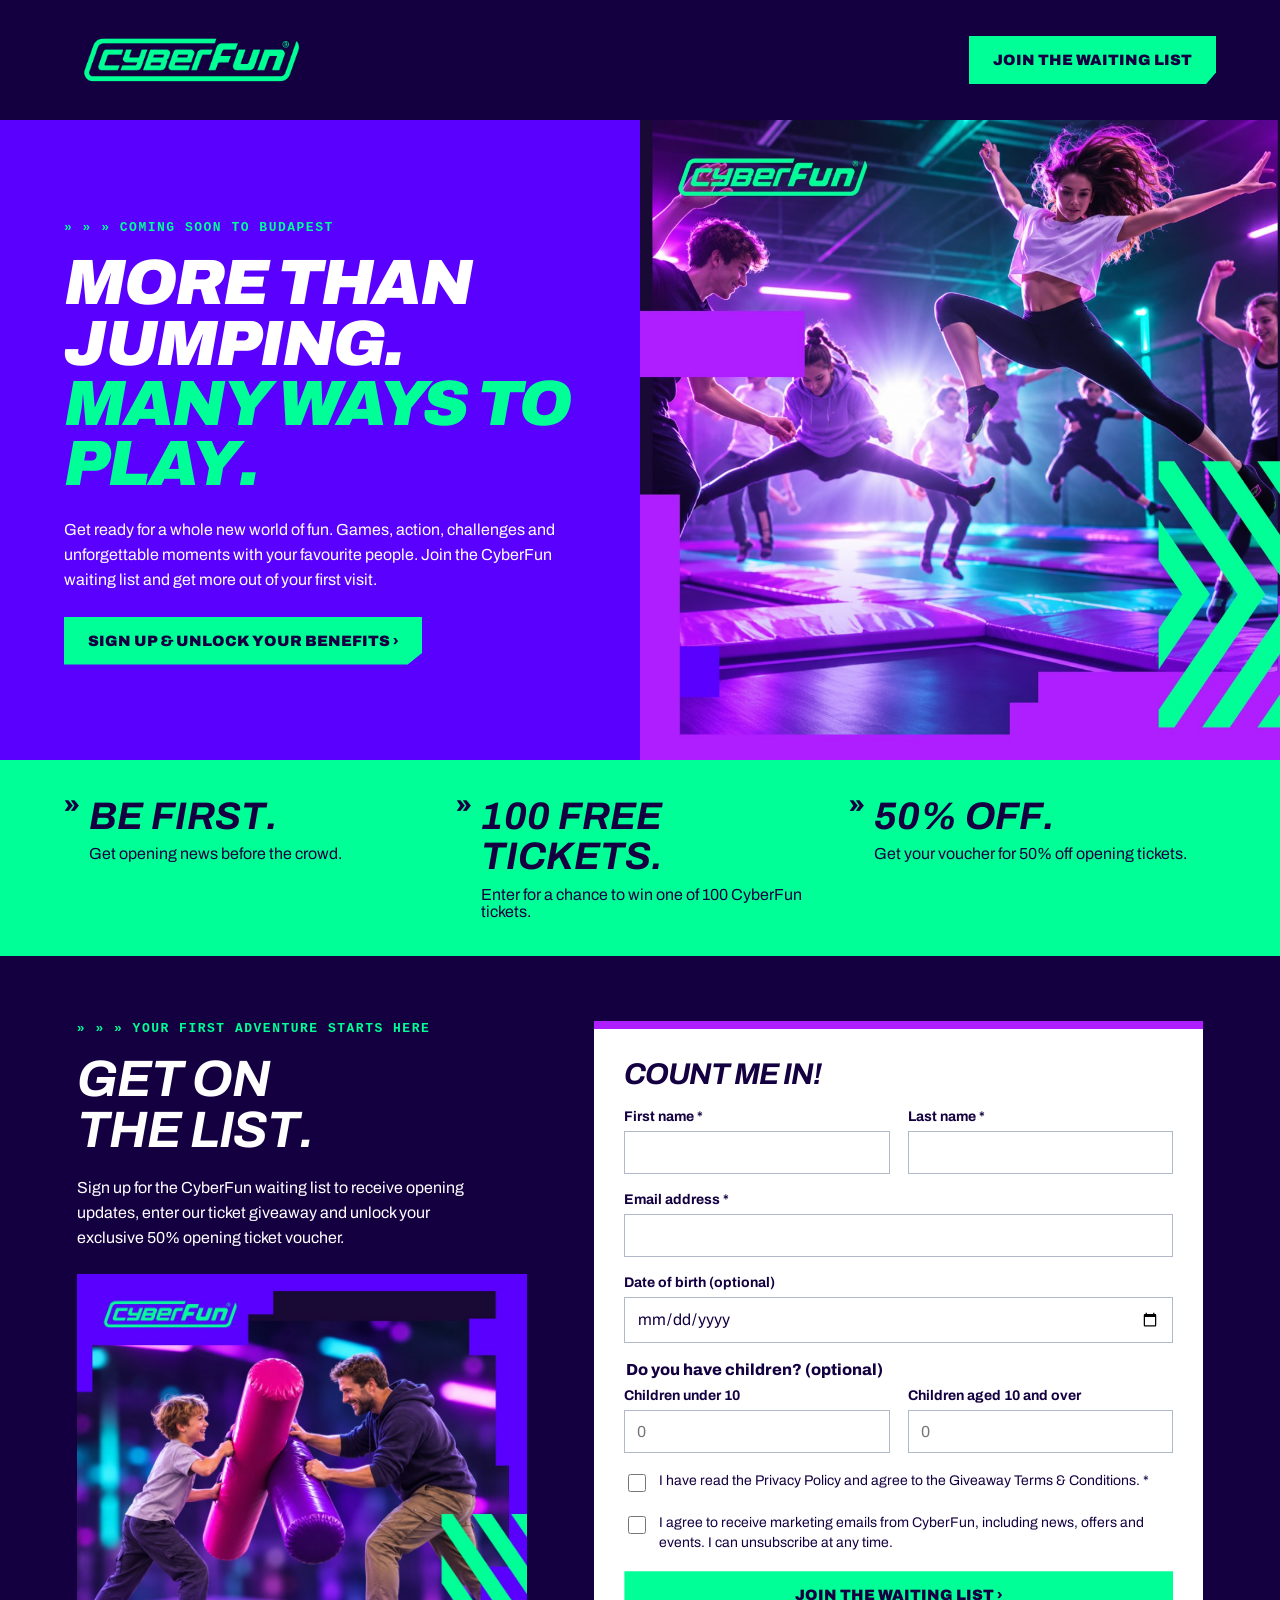
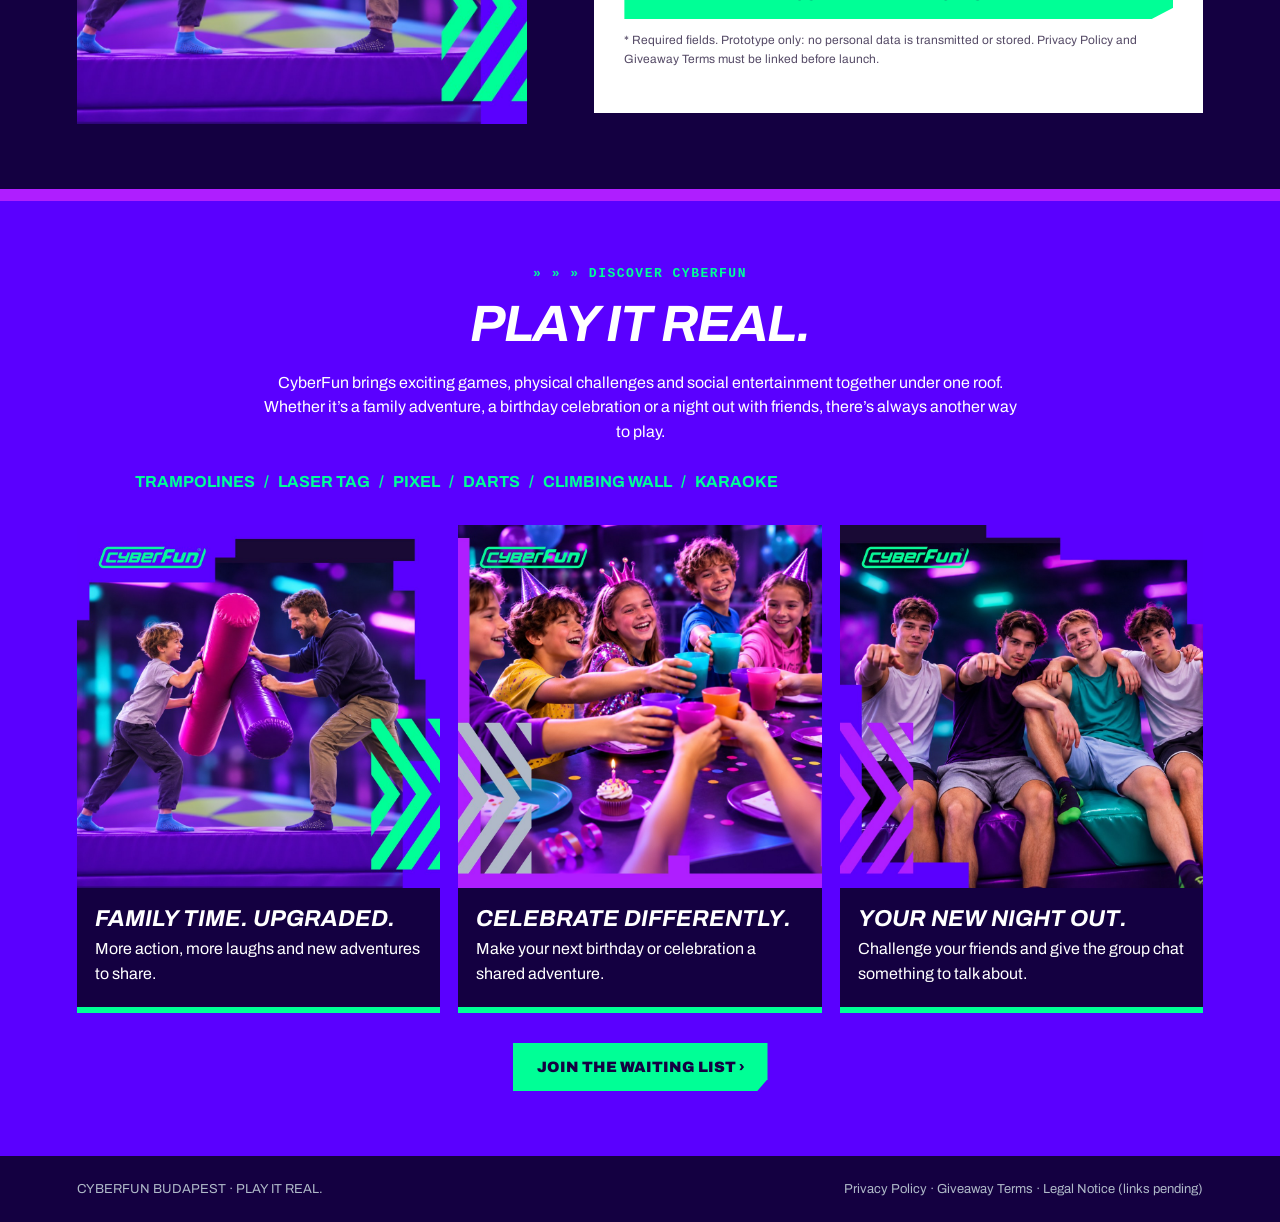
<file: index.html>
<!DOCTYPE html>

<html lang="en"><head><meta charset="utf-8"/><meta content="width=device-width,initial-scale=1" name="viewport"/><title>CyberFun Budapest — Join the waiting list</title><link href="styles.css" rel="stylesheet"/></head><body><header><div class="brand"><img alt="CyberFun" src="assets/cyberfun-logo.png"/></div><a class="cta" href="#join">Join the waiting list</a></header>
<main><section class="hero"><div class="hero-copy"><div class="eyebrow">COMING SOON TO BUDAPEST</div><h1>MORE THAN JUMPING.<br/><span>MANY WAYS TO PLAY.</span></h1><p>Get ready for a whole new world of fun. Games, action, challenges and unforgettable moments with your favourite people. Join the CyberFun waiting list and get more out of your first visit.</p><a class="cta" href="#join">Sign up &amp; unlock your benefits ›</a></div><img alt="Friends jumping together at CyberFun" src="assets/hero.jpg"/></section>
<section aria-label="Waiting list benefits" class="benefits"><article><strong>BE FIRST.</strong>Get opening news before the crowd.</article><article><strong>100 FREE TICKETS.</strong>Enter for a chance to win one of 100 CyberFun tickets.</article><article><strong>50% OFF.</strong>Get your voucher for 50% off opening tickets.</article></section>
<section class="section signup" id="join"><div class="intro"><div class="eyebrow">YOUR FIRST ADVENTURE STARTS HERE</div><h2>GET ON<br/>THE LIST.</h2><p>Sign up for the CyberFun waiting list to receive opening updates, enter our ticket giveaway and unlock your exclusive 50% opening ticket voucher.</p><img alt="Family playing together" src="assets/family.jpg"/></div>
<form class="form" id="waiting"><h2 style="font-size:30px">COUNT ME IN!</h2><div class="fields"><div><label for="first">First name *</label><input autocomplete="given-name" id="first" name="first_name" required=""/></div><div><label for="last">Last name *</label><input autocomplete="family-name" id="last" name="last_name" required=""/></div><div class="full"><label for="email">Email address *</label><input autocomplete="email" id="email" name="email" required="" type="email"/></div><div class="full"><label for="birthday">Date of birth (optional)</label><input autocomplete="bday" id="birthday" name="birthday" type="date"/></div></div><fieldset><legend>Do you have children? (optional)</legend><div class="fields"><div><label for="under">Children under 10</label><input id="under" min="0" name="children_under_10" placeholder="0" step="1" type="number"/></div><div><label for="over">Children aged 10 and over</label><input id="over" min="0" name="children_10_plus" placeholder="0" step="1" type="number"/></div></div></fieldset><label class="check"><input required="" type="checkbox"/> <span>I have read the Privacy Policy and agree to the Giveaway Terms &amp; Conditions. *</span></label><label class="check"><input name="marketing_consent" type="checkbox"/><span>I agree to receive marketing emails from CyberFun, including news, offers and events. I can unsubscribe at any time.</span></label><button type="submit">Join the waiting list ›</button><p class="small">* Required fields. Prototype only: no personal data is transmitted or stored. Privacy Policy and Giveaway Terms must be linked before launch.</p><div id="status" role="status"></div></form></section>
<section class="section about"><div class="eyebrow">DISCOVER CYBERFUN</div><h2>PLAY IT REAL.</h2><p>CyberFun brings exciting games, physical challenges and social entertainment together under one roof. Whether it’s a family adventure, a birthday celebration or a night out with friends, there’s always another way to play.</p><p class="activities">TRAMPOLINES   /   LASER TAG   /   PIXEL   /   DARTS   /   CLIMBING WALL   /   KARAOKE</p><div class="cards"><article><img alt="Family playing together" src="assets/family.jpg"/><h3>FAMILY TIME. UPGRADED.</h3><p>More action, more laughs and new adventures to share.</p></article><article><img alt="Children celebrating together" src="assets/birthday.jpg"/><h3>CELEBRATE DIFFERENTLY.</h3><p>Make your next birthday or celebration a shared adventure.</p></article><article><img alt="Group of friends" src="assets/friends.jpg"/><h3>YOUR NEW NIGHT OUT.</h3><p>Challenge your friends and give the group chat something to talk about.</p></article></div><a class="cta" href="#join">Join the waiting list ›</a></section></main><footer><span>CYBERFUN BUDAPEST · PLAY IT REAL.</span><span>Privacy Policy · Giveaway Terms · Legal Notice (links pending)</span></footer><script src="script.js"></script></body></html>
</file>
<file: styles.css>
@import url('https://fonts.googleapis.com/css2?family=Archivo:ital,wght@0,400;0,700;1,700;1,900&display=swap');

*{box-sizing:border-box}html{scroll-behavior:smooth}body{margin:0;background:#140041;color:white;font-family:Arial,Helvetica,sans-serif}h1,h2,h3,p{margin:0}p{line-height:1.55}a{color:inherit}header{display:flex;justify-content:space-between;align-items:center;padding:18px 5%;background:#140041}.logo{font-weight:1000;font-style:italic;font-size:26px;letter-spacing:-2px;border:2px solid #00ff96;padding:3px 9px;color:#00ff96;transform:skew(-8deg)}.cta,button{display:inline-block;background:#00ff96;color:#140041;padding:16px 24px;text-decoration:none;font-weight:900;border:0;cursor:pointer;font-size:15px;text-transform:uppercase}.hero{display:grid;grid-template-columns:1fr 1fr;background:#5a00ff;align-items:stretch}.hero-copy{padding:65px 8% 60px 10%;align-self:center}.eyebrow{font-size:13px;letter-spacing:2px;font-weight:900;color:#00ff96;margin-bottom:18px}h1{font-size:clamp(42px,5.6vw,88px);line-height:.94;font-style:italic;letter-spacing:-2px;font-weight:1000}h1 span{color:#00ff96}.hero p{max-width:510px;margin:24px 0}.hero img{width:100%;height:100%;object-fit:cover;max-height:690px}.benefits{display:grid;grid-template-columns:repeat(3,1fr);background:#00ff96;color:#140041;padding:28px 5%;gap:25px}.benefits article{padding:8px 20px;border-left:2px solid #140041}.benefits strong{font-size:clamp(24px,3vw,44px);font-style:italic;display:block;line-height:1.05;margin-bottom:9px}.section{padding:65px 6%}h2{font-size:clamp(32px,4vw,56px);line-height:1;font-style:italic;letter-spacing:-1px;margin-bottom:20px}.signup{display:grid;grid-template-columns:.85fr 1.15fr;gap:6%;background:#140041;align-items:start}.signup .intro p{max-width:420px;margin-bottom:24px}.signup .intro img{width:100%;max-width:440px;display:block}.form{background:#fff;color:#140041;padding:30px}.fields{display:grid;grid-template-columns:1fr 1fr;gap:18px}.full{grid-column:1/-1}label{display:block;font-size:14px;font-weight:700;margin-bottom:7px}input,select{width:100%;padding:12px;border:1px solid #afb9c8;border-radius:0;font:inherit;background:#fff;color:#140041;min-width:0}fieldset{border:0;padding:0;margin:18px 0}legend{font-weight:800;margin-bottom:10px}.check{display:flex;gap:10px;font-weight:400;line-height:1.45;margin:18px 0}.check input{width:18px;height:18px;flex-shrink:0}.form button{width:100%}.small{font-size:12px;margin-top:12px;color:#554a66}.about{text-align:center;background:#5a00ff}.about p{max-width:760px;margin:auto}.cards{display:grid;grid-template-columns:repeat(3,1fr);gap:18px;margin:30px 0}.cards img{width:100%;display:block}.cards article{text-align:left;background:#140041}.cards h3{padding:18px 18px 6px;font-size:23px;font-style:italic}.cards p{padding:0 18px 20px}.activities{color:#00ff96;font-weight:bold;margin:25px 0!important}footer{padding:26px 6%;display:flex;justify-content:space-between;gap:20px;flex-wrap:wrap;font-size:13px}#status{margin-top:15px;color:#4b00c5;font-weight:bold} @media(max-width:760px){.hero,.signup{grid-template-columns:1fr}.hero-copy{padding:38px 6%}.hero img{max-height:380px}.benefits{grid-template-columns:1fr;gap:10px}.section{padding:38px 5%}.signup .intro img{display:none}.cards{grid-template-columns:1fr}.fields{gap:12px}.form{padding:20px}header .cta{padding:10px;font-size:12px}}


body{font-family:Archivo,Arial,sans-serif}.brand img{width:clamp(150px,20vw,260px);display:block;height:auto}.hero-copy{position:relative;isolation:isolate;overflow:hidden}.hero img{max-height:none;aspect-ratio:1/1;object-fit:contain;background:#5a00ff}.hero-copy h1{font-weight:900;font-size:clamp(37px,5vw,76px)}.eyebrow{font-family:monospace;letter-spacing:1.5px}.eyebrow:before{content:'» » » ';color:#00ff96}.benefits{position:relative}.benefits article{border-left:0;padding-left:25px;position:relative}.benefits article:before{content:'»';position:absolute;left:0;top:3px;font-size:26px;font-weight:900}.about{position:relative;border-top:12px solid #af1eff}.cards article{border-bottom:6px solid #00ff96}.cta,button{font-family:Archivo,Arial,sans-serif;font-weight:900;clip-path:polygon(0 0,100% 0,100% 76%,96% 100%,0 100%)}.cta:focus-visible,button:focus-visible,input:focus-visible{outline:3px solid #af1eff;outline-offset:3px}.form{border-top:8px solid #af1eff}.signup .intro img{max-width:100%}footer{color:#afb9c8} @media(max-width:760px){.hero img{max-height:none;aspect-ratio:1/1}.signup .intro img{display:block;max-width:260px}.brand img{width:150px}}
</file>
